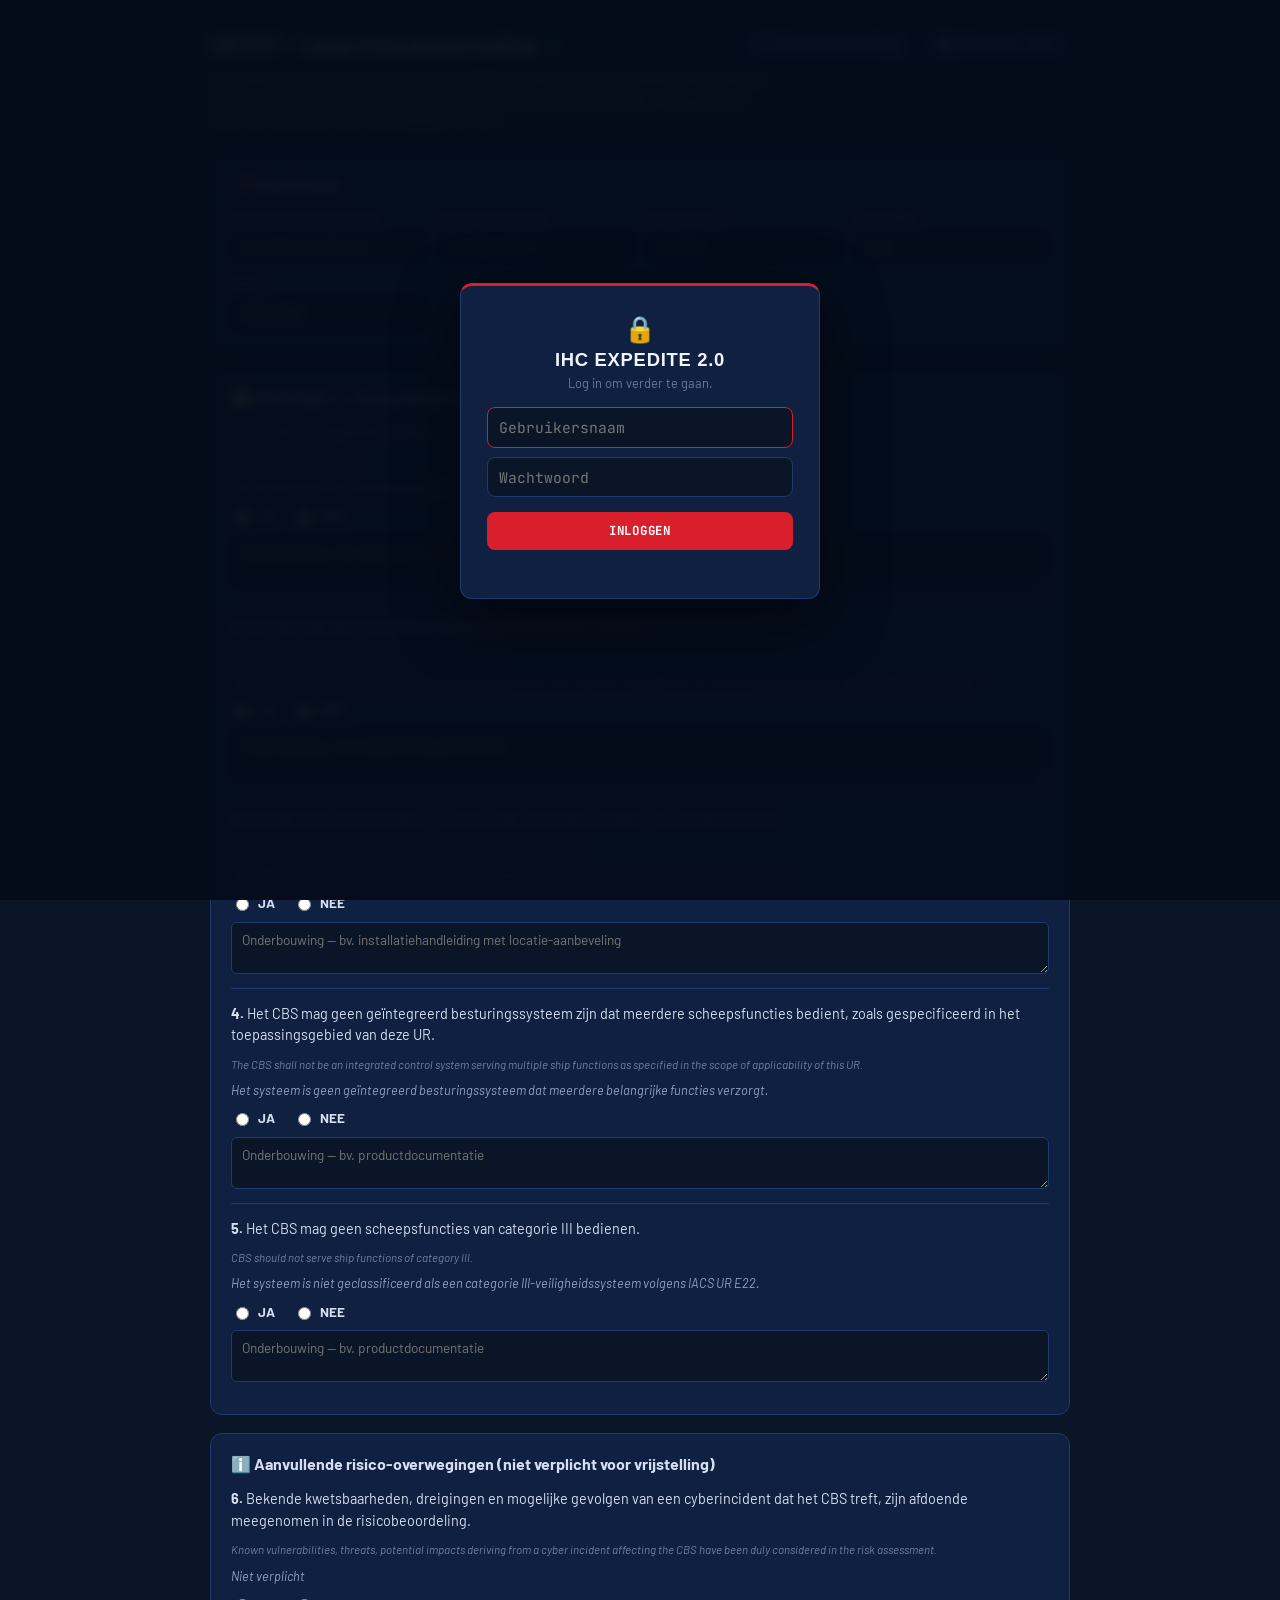
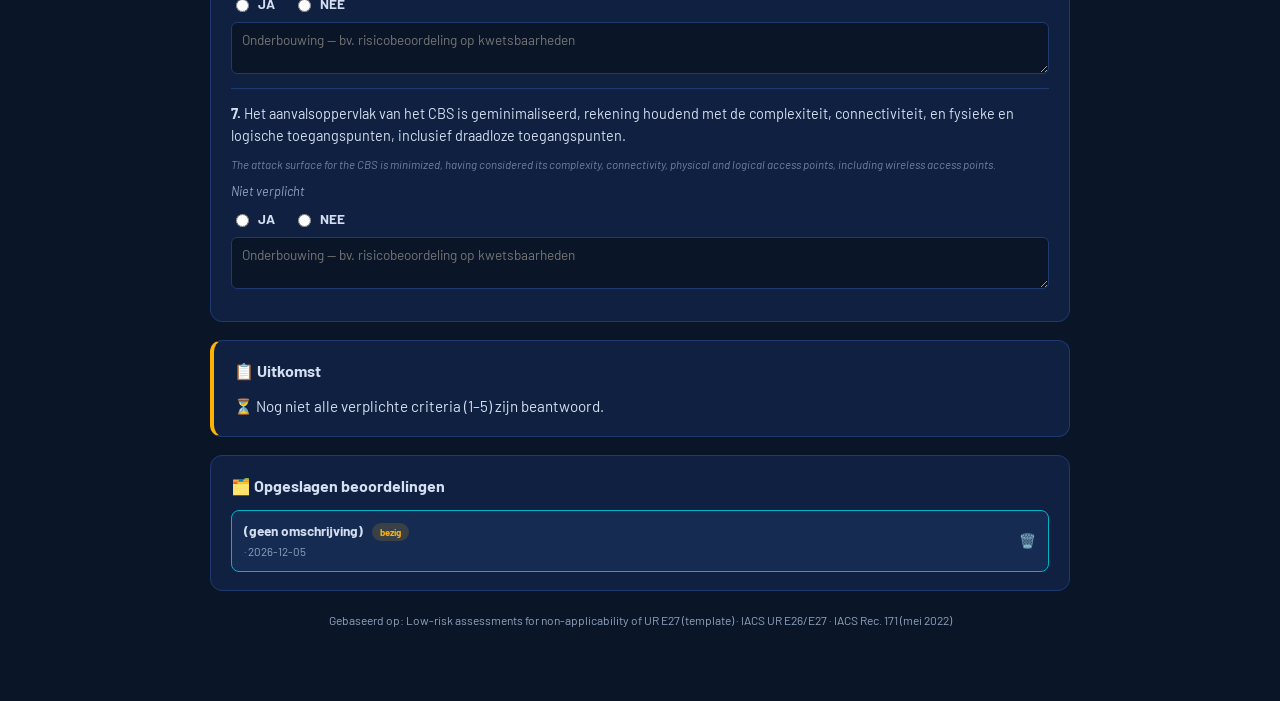
<file: E27-Assessment/index.html>
<!DOCTYPE html>
<html lang="nl">
<head>
<meta charset="UTF-8">
<meta name="viewport" content="width=device-width, initial-scale=1.0">
<title>Royal IHC — UR E27 Laag-risicobeoordeling</title>
<link href="https://fonts.googleapis.com/css2?family=Barlow:wght@300;400;500;600;700&family=JetBrains+Mono:wght@400;700&display=swap" rel="stylesheet">
<link rel="stylesheet" href="styles.css">
</head>
<body>
<script src="../shared/site-gate.js"></script>
<div class="wrap">

  <header class="header">
    <div class="title-row">
      <h1>UR E27 — Laag-risicobeoordeling <span class="version">v1.0</span></h1>
      <div class="header-actions">
        <button class="btn btn-secondary" onclick="newAssessment()">➕ Nieuwe beoordeling</button>
        <button class="btn btn-secondary" onclick="printAssessment()">🖨️ Afdrukken / PDF</button>
      </div>
    </div>
    <p class="sub">Beoordeling of een Computer Based System (CBS) is vrijgesteld van de volledige
      cyberresilience-eisen van IACS UR E26 — op basis van de vijf acceptatiecriteria in UR E26 §6.4,
      aangevuld met twee niet-verplichte risico-overwegingen (UR E27).</p>
  </header>

  <section class="card ident-card">
    <h3>📌 Identificatie</h3>
    <div class="ident-grid">
      <label>Systeem / item omschrijving
        <input type="text" id="f-desc" placeholder="bv. ECDIS Furuno FEA-2xx">
      </label>
      <label>PO-regel / referentie
        <input type="text" id="f-po" placeholder="bv. 3156018409-1-1">
      </label>
      <label>Sub Project ID
        <input type="text" id="f-sp" placeholder="bv. YN1321">
      </label>
      <label>Beoordelaar
        <input type="text" id="f-assessor" placeholder="naam">
      </label>
      <label>Datum
        <input type="date" id="f-date">
      </label>
    </div>
  </section>

  <section class="card">
    <h3>✅ UR E26 §6.4 — Acceptatiecriteria voor vrijstelling (alle 5 moeten JA zijn)</h3>
    <div id="criteria-mandatory"></div>
  </section>

  <section class="card">
    <h3>ℹ️ Aanvullende risico-overwegingen (niet verplicht voor vrijstelling)</h3>
    <div id="criteria-optional"></div>
  </section>

  <section class="card result-card" id="result-card">
    <h3>📋 Uitkomst</h3>
    <div id="result-text" class="result-text">Vul de criteria hierboven in.</div>
  </section>

  <section class="card">
    <h3>🗂️ Opgeslagen beoordelingen</h3>
    <div id="saved-list" class="saved-list"></div>
  </section>

  <footer class="footer">
    <p>Gebaseerd op: Low-risk assessments for non-applicability of UR E27 (template) ·
      IACS UR E26/E27 · IACS Rec. 171 (mei 2022)</p>
  </footer>

</div>
<script src="app.js"></script>
</body>
</html>
</file>
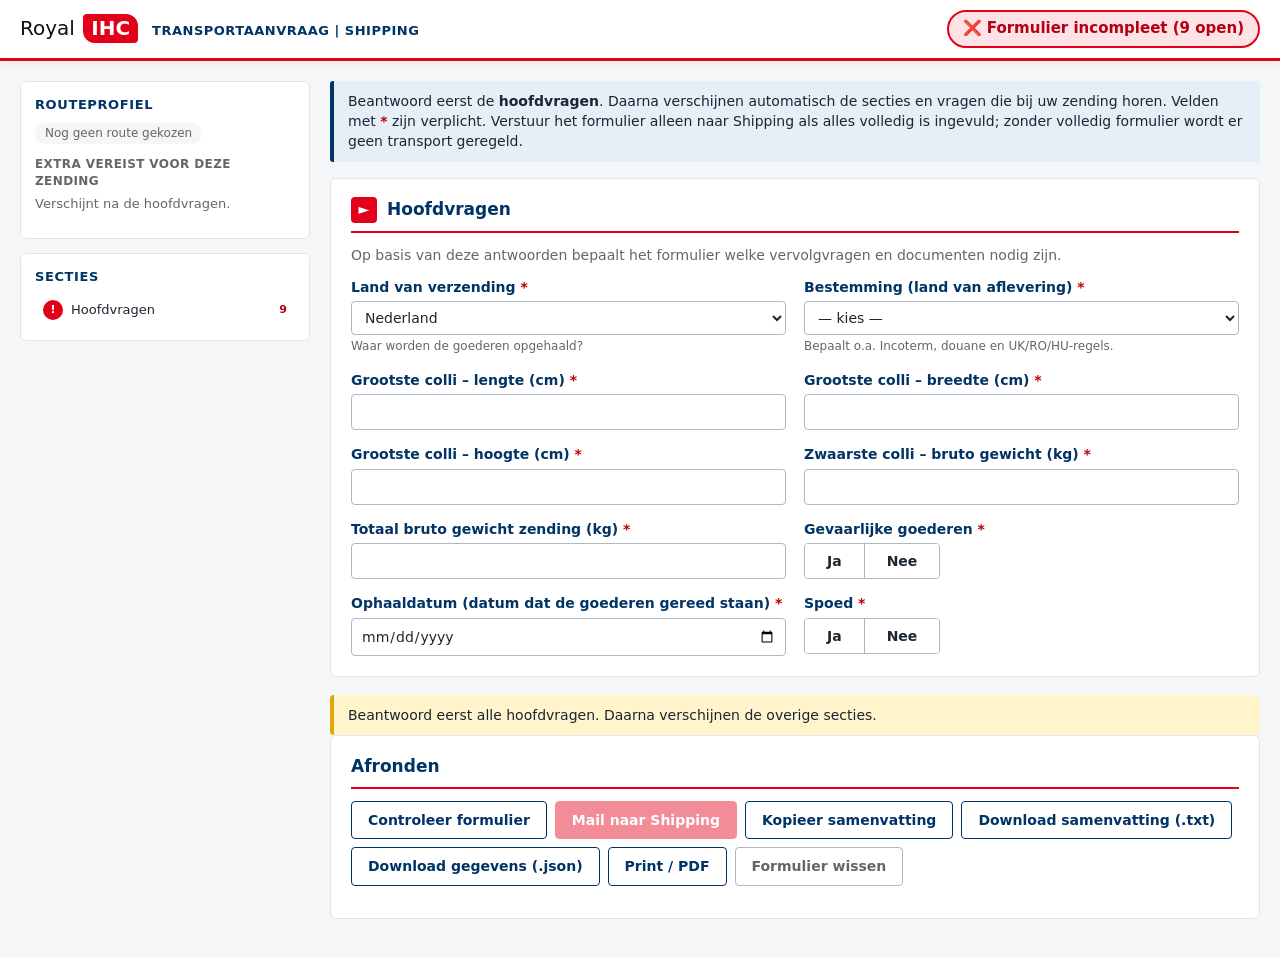
<file: Transportaanvraag/index.html>
<!DOCTYPE html>
<html lang="nl">
<head>
  <meta charset="utf-8">
  <meta name="viewport" content="width=device-width, initial-scale=1">
  <title>Transportaanvraag Shipping</title>
  <link rel="stylesheet" href="style.css">
</head>
<body>
  <header class="topbar">
    <div class="brand">
      <span class="brand-mark">Royal <b>IHC</b></span>
      <span class="brand-title">Transportaanvraag | Shipping</span>
    </div>
    <div id="status" class="status status-bad" role="status" aria-live="polite">❌ Formulier incompleet</div>
  </header>

  <div class="layout">
    <aside class="side" id="side">
      <section class="profile" aria-label="Routeprofiel">
        <h2>Routeprofiel</h2>
        <div id="chips" class="chips"></div>
        <h3>Extra vereist voor deze zending</h3>
        <ul id="extras" class="extras"></ul>
        <div id="warnings" class="warnings"></div>
      </section>
      <nav aria-label="Secties">
        <h2>Secties</h2>
        <ol id="nav" class="nav"></ol>
      </nav>
    </aside>

    <main class="main">
      <div class="note-top">
        Beantwoord eerst de <b>hoofdvragen</b>. Daarna verschijnen automatisch de secties en vragen die bij uw zending horen.
        Velden met <span class="req">*</span> zijn verplicht. Verstuur het formulier alleen naar Shipping als alles volledig is ingevuld;
        zonder volledig formulier wordt er geen transport geregeld.
      </div>

      <form id="form" novalidate autocomplete="off"></form>

      <section class="card actions" id="actions">
        <h2>Afronden</h2>
        <div id="missing" class="missing" hidden></div>
        <div class="btn-row">
          <button type="button" class="btn" id="btnCheck">Controleer formulier</button>
          <button type="button" class="btn btn-primary" id="btnMail" disabled>Mail naar Shipping</button>
          <button type="button" class="btn" id="btnCopy">Kopieer samenvatting</button>
          <button type="button" class="btn" id="btnTxt">Download samenvatting (.txt)</button>
          <button type="button" class="btn" id="btnJson">Download gegevens (.json)</button>
          <button type="button" class="btn" id="btnPrint">Print / PDF</button>
          <button type="button" class="btn btn-ghost" id="btnReset">Formulier wissen</button>
        </div>
        <p class="small muted" id="actionMsg" aria-live="polite"></p>
      </section>
    </main>
  </div>

  <script src="script.js"></script>
</body>
</html>
</file>
<file: E27-Assessment/styles.css>
:root{
  --bg:#0A1628;--card:#0F2040;--card-hover:#162B52;--border:#1e3a6e;
  --text:#D4DEF0;--text-dim:#8FA3BF;
  --accent:#00B4C8;--red:#D91F2C;--orange:#FFB300;--green:#00C853;
}
*{box-sizing:border-box}
body{margin:0;font-family:'Barlow',Arial,sans-serif;background:var(--bg);color:var(--text);line-height:1.5}
.wrap{max-width:900px;margin:0 auto;padding:28px 20px 60px}

.header{margin-bottom:22px}
.title-row{display:flex;align-items:center;justify-content:space-between;flex-wrap:wrap;gap:10px}
.header h1{font-size:1.4em;margin:0;font-weight:700}
.header .version{font-size:.6em;color:var(--green);font-weight:400;vertical-align:middle}
.header .sub{color:var(--text-dim);font-size:.85em;margin:8px 0 0;max-width:70ch}
.header-actions{display:flex;gap:8px}

.btn{padding:8px 14px;border-radius:8px;border:none;font-weight:700;font-size:.8em;cursor:pointer}
.btn-secondary{background:var(--card);color:var(--text);border:1px solid var(--border)}
.btn-secondary:hover{background:var(--card-hover)}

.card{background:var(--card);border:1px solid var(--border);border-radius:12px;padding:18px 20px;margin-bottom:18px}
.card h3{margin:0 0 12px;font-size:1em}

.ident-grid{display:grid;grid-template-columns:repeat(auto-fit,minmax(180px,1fr));gap:12px}
.ident-grid label{display:flex;flex-direction:column;gap:5px;font-size:.75em;color:var(--text-dim);font-weight:600}
.ident-grid input{background:var(--bg);border:1px solid var(--border);border-radius:6px;padding:8px 10px;
  color:var(--text);font-family:inherit;font-size:.95em}
.ident-grid input:focus{outline:none;border-color:var(--accent)}

.crit-row{border-top:1px solid var(--border);padding:14px 0;display:grid;
  grid-template-columns:1fr;gap:8px}
.crit-row:first-child{border-top:none;padding-top:0}
.crit-req{font-size:.9em}
.crit-req-en{font-size:.72em;color:var(--text-dim);font-style:italic;opacity:.75;margin-top:2px}
.crit-measure{font-size:.8em;color:var(--text-dim);font-style:italic}
.crit-answer{display:flex;gap:18px}
.crit-answer label{display:flex;align-items:center;gap:6px;font-weight:700;font-size:.85em;cursor:pointer}
.radio-yes input:checked ~ *, .radio-yes{accent-color:var(--green)}
.radio-no{accent-color:var(--red)}
.crit-just{background:var(--bg);border:1px solid var(--border);border-radius:6px;padding:8px 10px;
  color:var(--text);font-family:inherit;font-size:.85em;min-height:44px;resize:vertical}
.crit-just:focus{outline:none;border-color:var(--accent)}

.result-card{border-left:4px solid var(--text-dim);transition:border-color .2s}
.result-card.result-pending{border-left-color:var(--orange)}
.result-card.result-ok{border-left-color:var(--green)}
.result-card.result-bad{border-left-color:var(--red)}
.result-text{font-size:.95em}

.saved-list{display:flex;flex-direction:column;gap:8px}
.saved-item{position:relative;background:var(--bg);border:1px solid var(--border);border-radius:8px;
  padding:10px 40px 10px 12px;cursor:pointer;font-size:.85em;transition:border-color .15s}
.saved-item:hover{border-color:var(--accent)}
.saved-item.active{border-color:var(--accent);background:var(--card-hover)}
.muted{color:var(--text-dim);font-size:.85em;margin-top:2px}
.badge{display:inline-block;font-size:.7em;font-weight:700;padding:2px 8px;border-radius:999px;margin-left:6px}
.badge-pending{background:rgba(255,179,0,.15);color:var(--orange)}
.badge-ok{background:rgba(0,200,83,.15);color:var(--green)}
.badge-bad{background:rgba(217,31,44,.15);color:var(--red)}
.btn-del{position:absolute;right:8px;top:50%;transform:translateY(-50%);background:none;border:none;
  color:var(--text-dim);cursor:pointer;font-size:1em;padding:4px}
.btn-del:hover{color:var(--red)}

.footer{text-align:center;color:var(--text-dim);font-size:.75em;margin-top:20px}

@media print{
  body{background:#fff;color:#000}
  .header-actions,.saved-list,.card:has(#saved-list){display:none !important}
  .card{background:#fff;border:1px solid #ccc;break-inside:avoid}
  .crit-measure,.muted,.header .sub{color:#555}
}
</file>
<file: Transportaanvraag/style.css>
:root {
  --red: #e2001a;
  --red-dark: #b30015;
  --blue: #003366;
  --grey-1: #f4f6f8;
  --grey-2: #e1e5ea;
  --grey-3: #666666;
  --ok: #1b7f3b;
  --ok-bg: #d9f2e0;
  --bad-bg: #fde3e6;
  --warn-bg: #fff4cc;
  --info-bg: #e6eef7;
  --radius: 6px;
}

* { box-sizing: border-box; }

html { scroll-behavior: smooth; scroll-padding-top: 80px; }

body {
  margin: 0;
  font-family: Ubuntu, "Segoe UI", system-ui, -apple-system, Arial, sans-serif;
  font-size: 14px;
  line-height: 1.45;
  color: #1c2530;
  background: var(--grey-1);
}

h1, h2, h3 { margin: 0; color: var(--blue); }

/* ---------- Top bar ---------- */
.topbar {
  position: sticky;
  top: 0;
  z-index: 20;
  display: flex;
  align-items: center;
  justify-content: space-between;
  gap: 12px;
  padding: 10px 20px;
  background: #fff;
  border-bottom: 3px solid var(--red);
  box-shadow: 0 1px 6px rgba(0, 0, 0, .08);
}
.brand { display: flex; align-items: baseline; gap: 14px; flex-wrap: wrap; }
.brand-mark { font-size: 20px; font-weight: 500; color: #111; }
.brand-mark b {
  display: inline-block;
  background: var(--red);
  color: #fff;
  padding: 0 8px;
  border-radius: 4px 12px 4px 12px;
  margin-left: 2px;
}
.brand-title { color: var(--blue); font-weight: 700; letter-spacing: .5px; text-transform: uppercase; font-size: 13px; }

.status {
  font-size: 15px;
  font-weight: 700;
  padding: 6px 14px;
  border-radius: 999px;
  border: 2px solid transparent;
  white-space: nowrap;
}
.status-bad { background: var(--bad-bg); color: var(--red-dark); border-color: var(--red); }
.status-ok { background: var(--ok-bg); color: var(--ok); border-color: var(--ok); }

/* ---------- Layout ---------- */
.layout {
  display: grid;
  grid-template-columns: 290px minmax(0, 1fr);
  gap: 20px;
  max-width: 1380px;
  margin: 0 auto;
  padding: 20px;
}
.side { position: sticky; top: 76px; align-self: start; max-height: calc(100vh - 90px); overflow: auto; }
.side h2 { font-size: 13px; text-transform: uppercase; letter-spacing: .6px; margin-bottom: 8px; }
.side h3 { font-size: 12px; margin: 12px 0 4px; color: var(--grey-3); text-transform: uppercase; letter-spacing: .4px; }

.profile, .side nav {
  background: #fff;
  border: 1px solid var(--grey-2);
  border-radius: var(--radius);
  padding: 14px;
  margin-bottom: 14px;
}

.chips { display: flex; flex-wrap: wrap; gap: 6px; }
.chip {
  background: var(--info-bg);
  color: var(--blue);
  border-radius: 999px;
  padding: 2px 10px;
  font-size: 12px;
  font-weight: 600;
}
.chip.red { background: var(--bad-bg); color: var(--red-dark); }
.chip.amber { background: var(--warn-bg); color: #7a5b00; }
.chip.green { background: var(--ok-bg); color: var(--ok); }
.chip.empty { background: var(--grey-1); color: var(--grey-3); font-weight: 400; }

.extras { margin: 0; padding-left: 18px; font-size: 13px; }
.extras li { margin: 2px 0; }
.extras li.none { list-style: none; margin-left: -18px; color: var(--grey-3); }

.warnings { margin-top: 10px; }
.warnings .w {
  background: var(--warn-bg);
  border-left: 4px solid #e0a800;
  padding: 6px 8px;
  margin-top: 6px;
  font-size: 12.5px;
  border-radius: 3px;
}

.nav { list-style: none; margin: 0; padding: 0; }
.nav li a {
  display: flex;
  align-items: center;
  gap: 8px;
  padding: 6px 8px;
  border-radius: 4px;
  color: #1c2530;
  text-decoration: none;
  font-size: 13px;
}
.nav li a:hover { background: var(--grey-1); }
.nav .dot {
  flex: none;
  width: 20px;
  height: 20px;
  border-radius: 50%;
  display: inline-flex;
  align-items: center;
  justify-content: center;
  font-size: 11px;
  font-weight: 700;
  color: #fff;
  background: var(--red);
}
.nav .dot.done { background: var(--ok); }
.nav .count { margin-left: auto; font-size: 11px; color: var(--red-dark); font-weight: 700; }

/* ---------- Cards / sections ---------- */
.note-top {
  background: var(--info-bg);
  border-left: 4px solid var(--blue);
  padding: 10px 14px;
  margin-bottom: 16px;
  border-radius: 3px;
}

.card {
  background: #fff;
  border: 1px solid var(--grey-2);
  border-radius: var(--radius);
  padding: 18px 20px 20px;
  margin-bottom: 18px;
}
.card > h2 {
  display: flex;
  align-items: center;
  gap: 10px;
  font-size: 17px;
  padding-bottom: 8px;
  margin-bottom: 12px;
  border-bottom: 2px solid var(--red);
}
.card > h2 .num {
  background: var(--red);
  color: #fff;
  min-width: 26px;
  height: 26px;
  border-radius: 4px;
  display: inline-flex;
  align-items: center;
  justify-content: center;
  font-size: 14px;
  padding: 0 6px;
}
.card .intro { margin: 0 0 12px; color: var(--grey-3); }

.grid {
  display: grid;
  grid-template-columns: repeat(2, minmax(0, 1fr));
  gap: 14px 18px;
}
.field { min-width: 0; }
.field.wide { grid-column: 1 / -1; }
.field[hidden], .card[hidden] { display: none; }

.lbl { display: block; font-weight: 700; color: var(--blue); margin-bottom: 4px; }
.req { color: #c00000; font-weight: 700; }
.req[hidden] { display: none; }
.hint { display: block; font-size: 12px; color: var(--grey-3); margin-top: 3px; }
.msg { font-size: 12.5px; color: var(--red-dark); font-weight: 600; margin-top: 3px; min-height: 0; }
.msg:empty { display: none; }

input[type="text"], input[type="email"], input[type="tel"], input[type="date"],
input[type="datetime-local"], input[type="number"], select, textarea {
  width: 100%;
  font: inherit;
  padding: 7px 9px;
  border: 1px solid #aeb7c2;
  border-radius: 4px;
  background: #fff;
  color: inherit;
}
textarea { min-height: 72px; resize: vertical; }
input:focus, select:focus, textarea:focus, button:focus-visible, summary:focus-visible {
  outline: 3px solid rgba(0, 51, 102, .35);
  outline-offset: 1px;
  border-color: var(--blue);
}
input[readonly], input:disabled, select:disabled { background: var(--grey-1); color: #444; }
.field.invalid input, .field.invalid select, .field.invalid textarea, .field.invalid .seg { border-color: var(--red); background: #fff8f8; }

/* segmented Ja / Nee */
.seg { display: inline-flex; border: 1px solid #aeb7c2; border-radius: 4px; overflow: hidden; }
.seg input { position: absolute; opacity: 0; pointer-events: none; }
.seg label {
  padding: 7px 22px;
  cursor: pointer;
  background: #fff;
  font-weight: 600;
  border-right: 1px solid #aeb7c2;
  user-select: none;
}
.seg label:last-of-type { border-right: 0; }
.seg input:checked + label { background: var(--blue); color: #fff; }
.seg input:focus-visible + label { outline: 3px solid rgba(0, 51, 102, .35); outline-offset: -3px; }

.checks { display: flex; flex-wrap: wrap; gap: 6px 18px; }
.checks label, .check-single { display: inline-flex; align-items: center; gap: 6px; cursor: pointer; }
.check-single { align-items: flex-start; }
.check-single input { margin-top: 3px; }

.notice { padding: 10px 14px; border-radius: 4px; border-left: 4px solid var(--blue); background: var(--info-bg); }
.notice.warn { background: var(--warn-bg); border-left-color: #e0a800; }
.notice.stop { background: var(--bad-bg); border-left-color: var(--red); }
.notice a { color: var(--blue); font-weight: 700; }

/* ---------- Tables (colli / UK parts) ---------- */
.tbl-wrap { overflow-x: auto; border: 1px solid var(--grey-2); border-radius: 4px; }
table.dt { border-collapse: collapse; width: 100%; min-width: 980px; }
table.dt th {
  background: var(--blue);
  color: #fff;
  font-size: 12px;
  text-align: left;
  padding: 6px 6px;
  white-space: nowrap;
}
table.dt td { padding: 4px; border-top: 1px solid var(--grey-2); vertical-align: middle; }
table.dt td.nr { text-align: center; font-weight: 700; color: var(--blue); width: 34px; }
table.dt td.calc { text-align: right; white-space: nowrap; padding: 4px 8px; background: var(--grey-1); }
table.dt input, table.dt select { padding: 5px 6px; min-width: 60px; }
table.dt td.c-desc input { min-width: 180px; }
table.dt td.c-type select { min-width: 130px; }
table.dt td.c-haz select { min-width: 160px; }
table.dt .miss { border-color: var(--red); background: #fff1f2; }
table.dt tfoot td { background: var(--grey-1); font-weight: 700; padding: 6px 8px; border-top: 2px solid var(--blue); }
.row-del { border: 0; background: transparent; color: var(--red-dark); font-size: 18px; cursor: pointer; padding: 0 6px; }
.tbl-tools { display: flex; flex-wrap: wrap; gap: 8px; margin: 10px 0 4px; }
.tbl-problems { margin: 8px 0 0; padding-left: 18px; color: var(--red-dark); font-weight: 600; font-size: 12.5px; }
.paste-box { margin-top: 8px; }
.paste-box textarea { min-height: 110px; font-family: Consolas, monospace; font-size: 12px; }

/* ---------- Buttons ---------- */
.btn {
  font: inherit;
  font-weight: 700;
  padding: 8px 16px;
  border-radius: 4px;
  border: 1px solid var(--blue);
  background: #fff;
  color: var(--blue);
  cursor: pointer;
}
.btn:hover:not(:disabled) { background: var(--info-bg); }
.btn-primary { background: var(--red); border-color: var(--red); color: #fff; }
.btn-primary:hover:not(:disabled) { background: var(--red-dark); }
.btn-ghost { border-color: #aeb7c2; color: var(--grey-3); }
.btn:disabled { opacity: .45; cursor: not-allowed; }
.btn-sm { padding: 4px 10px; font-size: 12.5px; }
.btn-row { display: flex; flex-wrap: wrap; gap: 8px; }

.missing { background: var(--bad-bg); border-left: 4px solid var(--red); padding: 10px 14px; margin-bottom: 12px; border-radius: 3px; }
.missing ul { margin: 6px 0 0; padding-left: 18px; }
.missing a { color: var(--red-dark); font-weight: 600; }
.missing[hidden] { display: none; }

.small { font-size: 12.5px; }
.muted { color: var(--grey-3); }

/* ---------- Responsive ---------- */
@media (max-width: 960px) {
  .layout { grid-template-columns: 1fr; padding: 12px; }
  .side { position: static; max-height: none; }
  .grid { grid-template-columns: 1fr; }
  .status { font-size: 13px; padding: 4px 10px; }
}

/* ---------- Print ---------- */
@media print {
  body { background: #fff; font-size: 11px; }
  .topbar { position: static; box-shadow: none; }
  .side nav, .actions, .note-top, .btn, .tbl-tools, .row-del { display: none !important; }
  .layout { display: block; padding: 0; }
  .side { position: static; max-height: none; }
  .card { break-inside: avoid; border: 1px solid #999; }
  .tbl-wrap { overflow: visible; }
  table.dt { min-width: 0; }
}
</file>
